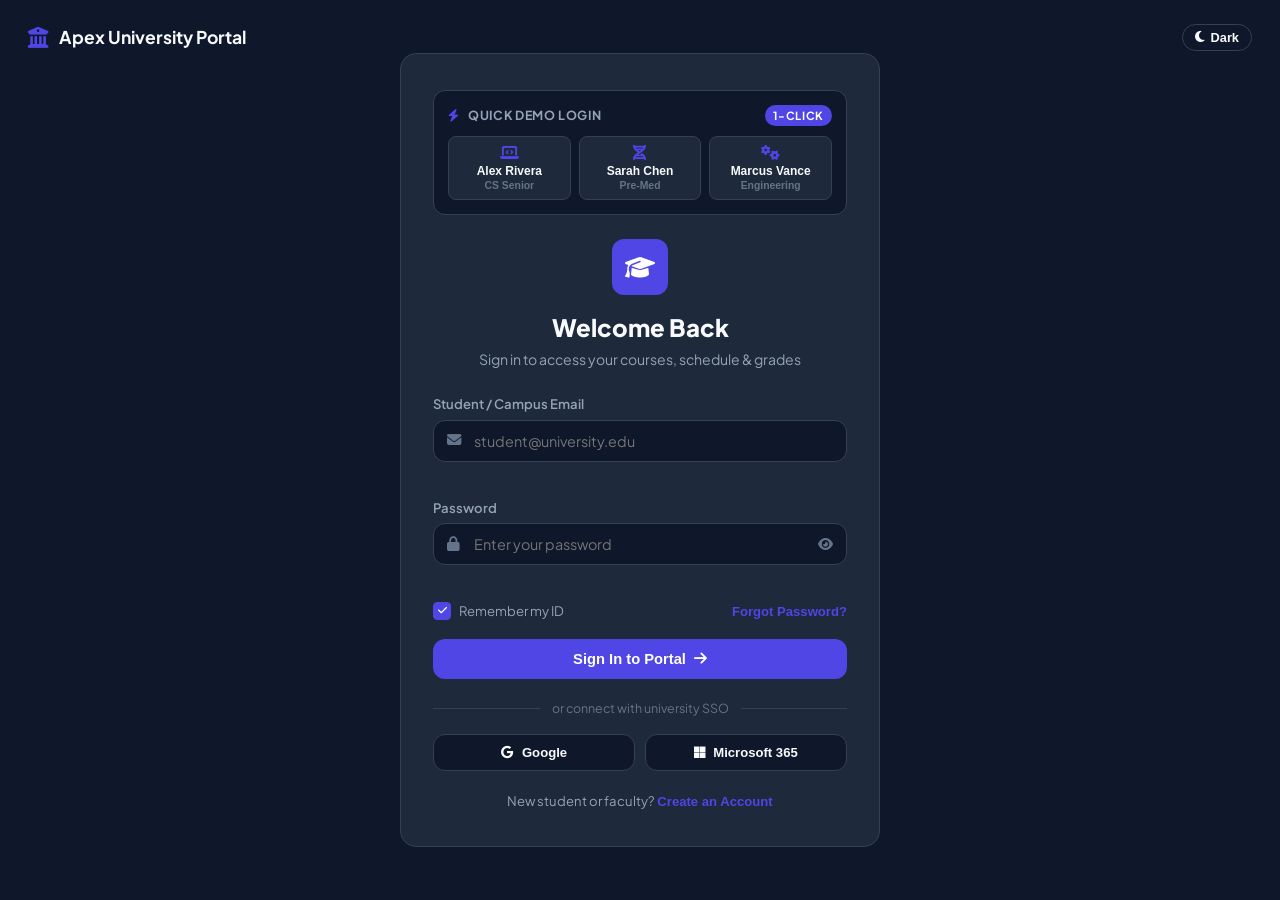
<file: index.html>
<!DOCTYPE html>
<html lang="en" data-theme="dark">
<head>
    <meta charset="UTF-8">
    <meta name="viewport" content="width=device-width, initial-scale=1.0">
    <meta name="description" content="Student Academic Portal - Secure Student Authentication & Campus Management System">
    <title>Student Academic Portal | Secure Sign In</title>
    <link rel="stylesheet" href="style.css">
    <link rel="stylesheet" href="https://cdnjs.cloudflare.com/ajax/libs/font-awesome/6.5.1/css/all.min.css">
</head>
<body>
    <div class="auth-page">
        <!-- Top Nav Controls -->
        <div class="auth-brand-badge">
            <i class="fas fa-university"></i>
            <span>Apex University Portal</span>
        </div>

        <div class="auth-topbar">
            <button class="theme-switch-btn" id="themeToggleBtn" aria-label="Toggle dark/light theme">
                <i class="fas fa-moon"></i>
                <span id="themeToggleLabel">Dark</span>
            </button>
        </div>

        <div class="auth-card-wrapper">
            <div class="auth-card">
                <!-- Demo Accounts 1-Click Switcher -->
                <div class="demo-accounts-box">
                    <div class="demo-title">
                        <span><i class="fas fa-bolt" style="color: var(--primary); margin-right: 6px;"></i> Quick Demo Login</span>
                        <span class="badge">1-Click</span>
                    </div>
                    <div class="demo-pills">
                        <button type="button" class="demo-pill-btn" onclick="quickLoginDemo('alex')">
                            <i class="fas fa-laptop-code"></i>
                            <span>Alex Rivera</span>
                            <small>CS Senior</small>
                        </button>
                        <button type="button" class="demo-pill-btn" onclick="quickLoginDemo('sarah')">
                            <i class="fas fa-dna"></i>
                            <span>Sarah Chen</span>
                            <small>Pre-Med</small>
                        </button>
                        <button type="button" class="demo-pill-btn" onclick="quickLoginDemo('marcus')">
                            <i class="fas fa-gears"></i>
                            <span>Marcus Vance</span>
                            <small>Engineering</small>
                        </button>
                    </div>
                </div>

                <!-- 1. LOGIN FORM -->
                <div class="form-view active" id="loginFormView">
                    <div class="auth-header">
                        <div class="auth-icon-bubble">
                            <i class="fas fa-graduation-cap"></i>
                        </div>
                        <h1>Welcome Back</h1>
                        <p>Sign in to access your courses, schedule & grades</p>
                    </div>

                    <form id="loginForm" novalidate>
                        <div class="form-group">
                            <label class="form-label" for="loginEmail">Student / Campus Email</label>
                            <div class="input-container">
                                <i class="fas fa-envelope input-icon"></i>
                                <input type="email" id="loginEmail" class="form-input" placeholder="student@university.edu" required autocomplete="email">
                            </div>
                            <span class="input-error-text" id="loginEmailError"></span>
                        </div>

                        <div class="form-group">
                            <label class="form-label" for="loginPassword">Password</label>
                            <div class="input-container">
                                <i class="fas fa-lock input-icon"></i>
                                <input type="password" id="loginPassword" class="form-input" placeholder="Enter your password" required autocomplete="current-password">
                                <button type="button" class="toggle-pwd-btn" data-target="loginPassword" aria-label="Toggle password visibility">
                                    <i class="fas fa-eye"></i>
                                </button>
                            </div>
                            <span class="input-error-text" id="loginPasswordError"></span>
                        </div>

                        <div class="form-extra-row">
                            <label class="custom-checkbox">
                                <input type="checkbox" id="rememberMe" checked>
                                <span class="checkbox-box"><i class="fas fa-check"></i></span>
                                <span>Remember my ID</span>
                            </label>
                            <button type="button" class="link-btn" onclick="switchAuthView('forgot')">Forgot Password?</button>
                        </div>

                        <button type="submit" class="btn-submit" id="loginSubmitBtn">
                            <span>Sign In to Portal</span>
                            <i class="fas fa-arrow-right"></i>
                        </button>
                    </form>

                    <div class="auth-divider">
                        <span>or connect with university SSO</span>
                    </div>

                    <div class="social-auth-grid">
                        <button type="button" class="btn-social-auth" onclick="handleSSOLogin('Google Workspace')">
                            <i class="fab fa-google"></i>
                            Google
                        </button>
                        <button type="button" class="btn-social-auth" onclick="handleSSOLogin('Microsoft 365')">
                            <i class="fab fa-microsoft"></i>
                            Microsoft 365
                        </button>
                    </div>

                    <div class="auth-footer-text">
                        New student or faculty? 
                        <button type="button" class="link-btn" onclick="switchAuthView('signup')">Create an Account</button>
                    </div>
                </div>

                <!-- 2. REGISTRATION FORM -->
                <div class="form-view" id="signupFormView">
                    <div class="auth-header">
                        <div class="auth-icon-bubble">
                            <i class="fas fa-user-plus"></i>
                        </div>
                        <h1>Student Registration</h1>
                        <p>Join the university academic network</p>
                    </div>

                    <form id="signupForm" novalidate>
                        <div class="form-row">
                            <div class="form-group">
                                <label class="form-label" for="regFirstName">First Name</label>
                                <div class="input-container">
                                    <i class="fas fa-user input-icon"></i>
                                    <input type="text" id="regFirstName" class="form-input" placeholder="Jane" required>
                                </div>
                                <span class="input-error-text" id="regFirstNameError"></span>
                            </div>
                            <div class="form-group">
                                <label class="form-label" for="regLastName">Last Name</label>
                                <div class="input-container">
                                    <i class="fas fa-user input-icon"></i>
                                    <input type="text" id="regLastName" class="form-input" placeholder="Doe" required>
                                </div>
                                <span class="input-error-text" id="regLastNameError"></span>
                            </div>
                        </div>

                        <div class="form-row">
                            <div class="form-group">
                                <label class="form-label" for="regStudentId">Student ID</label>
                                <div class="input-container">
                                    <i class="fas fa-id-card input-icon"></i>
                                    <input type="text" id="regStudentId" class="form-input" placeholder="STU-2026-89102" required>
                                </div>
                                <span class="input-error-text" id="regStudentIdError"></span>
                            </div>
                            <div class="form-group">
                                <label class="form-label" for="regMajor">Academic Major</label>
                                <div class="input-container">
                                    <i class="fas fa-book-open input-icon"></i>
                                    <input type="text" id="regMajor" class="form-input" placeholder="Computer Science" required>
                                </div>
                                <span class="input-error-text" id="regMajorError"></span>
                            </div>
                        </div>

                        <div class="form-group">
                            <label class="form-label" for="regEmail">University Email</label>
                            <div class="input-container">
                                <i class="fas fa-envelope input-icon"></i>
                                <input type="email" id="regEmail" class="form-input" placeholder="j.doe@university.edu" required>
                            </div>
                            <span class="input-error-text" id="regEmailError"></span>
                        </div>

                        <div class="form-group">
                            <label class="form-label" for="regPassword">Create Password</label>
                            <div class="input-container">
                                <i class="fas fa-lock input-icon"></i>
                                <input type="password" id="regPassword" class="form-input" placeholder="At least 8 characters" required>
                                <button type="button" class="toggle-pwd-btn" data-target="regPassword" aria-label="Toggle password visibility">
                                    <i class="fas fa-eye"></i>
                                </button>
                            </div>
                            <div class="strength-meter-bar">
                                <div class="strength-meter-fill" id="pwdStrengthFill"></div>
                            </div>
                            <div class="pwd-criteria-list">
                                <div class="criteria-item" id="crit-len"><i class="fas fa-circle-check"></i> 8+ Characters</div>
                                <div class="criteria-item" id="crit-upper"><i class="fas fa-circle-check"></i> Uppercase Letter</div>
                                <div class="criteria-item" id="crit-num"><i class="fas fa-circle-check"></i> Number (0-9)</div>
                                <div class="criteria-item" id="crit-sym"><i class="fas fa-circle-check"></i> Symbol (!@#$)</div>
                            </div>
                            <span class="input-error-text" id="regPasswordError"></span>
                        </div>

                        <div class="form-group">
                            <label class="form-label" for="regConfirmPassword">Confirm Password</label>
                            <div class="input-container">
                                <i class="fas fa-lock input-icon"></i>
                                <input type="password" id="regConfirmPassword" class="form-input" placeholder="Re-enter password" required>
                                <button type="button" class="toggle-pwd-btn" data-target="regConfirmPassword" aria-label="Toggle password visibility">
                                    <i class="fas fa-eye"></i>
                                </button>
                            </div>
                            <span class="input-error-text" id="regConfirmPasswordError"></span>
                        </div>

                        <div class="form-group">
                            <label class="custom-checkbox">
                                <input type="checkbox" id="regTerms" required>
                                <span class="checkbox-box"><i class="fas fa-check"></i></span>
                                <span>I agree to the University Honor Code & Privacy Policies</span>
                            </label>
                            <span class="input-error-text" id="regTermsError"></span>
                        </div>

                        <button type="submit" class="btn-submit" id="signupSubmitBtn">
                            <span>Register Student Account</span>
                            <i class="fas fa-user-check"></i>
                        </button>
                    </form>

                    <div class="auth-footer-text">
                        Already have an account? 
                        <button type="button" class="link-btn" onclick="switchAuthView('login')">Sign In</button>
                    </div>
                </div>

                <!-- 3. FORGOT PASSWORD FORM -->
                <div class="form-view" id="forgotFormView">
                    <div class="auth-header">
                        <div class="auth-icon-bubble">
                            <i class="fas fa-key"></i>
                        </div>
                        <h1>Password Recovery</h1>
                        <p>Enter your student email and we'll send a secure reset link</p>
                    </div>

                    <form id="forgotForm" novalidate>
                        <div class="form-group">
                            <label class="form-label" for="forgotEmail">Student Email Address</label>
                            <div class="input-container">
                                <i class="fas fa-envelope input-icon"></i>
                                <input type="email" id="forgotEmail" class="form-input" placeholder="student@university.edu" required>
                            </div>
                            <span class="input-error-text" id="forgotEmailError"></span>
                        </div>

                        <button type="submit" class="btn-submit" id="forgotSubmitBtn">
                            <span>Send Recovery Link</span>
                            <i class="fas fa-paper-plane"></i>
                        </button>
                    </form>

                    <div class="auth-footer-text">
                        Remember your password? 
                        <button type="button" class="link-btn" onclick="switchAuthView('login')">Back to Sign In</button>
                    </div>
                </div>

                <!-- 4. TWO-FACTOR AUTHENTICATION FORM -->
                <div class="form-view" id="twoFactorFormView">
                    <div class="auth-header">
                        <div class="auth-icon-bubble">
                            <i class="fas fa-shield-halved"></i>
                        </div>
                        <h1>Security Verification</h1>
                        <p>Enter the 6-digit verification code sent to your registered device</p>
                    </div>

                    <form id="twoFactorForm" novalidate>
                        <div class="pin-input-group" id="pinInputGroup">
                            <input type="text" maxlength="1" class="pin-digit" inputmode="numeric" pattern="[0-9]*" autofocus>
                            <input type="text" maxlength="1" class="pin-digit" inputmode="numeric" pattern="[0-9]*">
                            <input type="text" maxlength="1" class="pin-digit" inputmode="numeric" pattern="[0-9]*">
                            <input type="text" maxlength="1" class="pin-digit" inputmode="numeric" pattern="[0-9]*">
                            <input type="text" maxlength="1" class="pin-digit" inputmode="numeric" pattern="[0-9]*">
                            <input type="text" maxlength="1" class="pin-digit" inputmode="numeric" pattern="[0-9]*">
                        </div>
                        <span class="input-error-text" id="twoFactorError" style="text-align: center;"></span>

                        <div style="text-align: center; margin-bottom: 20px; font-size: 0.82rem; color: var(--text-dim);">
                            Didn't receive code? <button type="button" class="link-btn" id="resendCodeBtn" onclick="resend2FACode()">Resend Code</button>
                        </div>

                        <button type="submit" class="btn-submit" id="twoFactorSubmitBtn">
                            <span>Verify & Launch Portal</span>
                            <i class="fas fa-arrow-right"></i>
                        </button>
                    </form>

                    <div class="auth-footer-text">
                        <button type="button" class="link-btn" onclick="switchAuthView('login')"><i class="fas fa-arrow-left"></i> Cancel & Return to Login</button>
                    </div>
                </div>
            </div>
        </div>
    </div>

    <!-- Toast Notification Container -->
    <div class="toast-container" id="toastContainer" aria-live="polite"></div>

    <script src="script.js"></script>
</body>
</html>
</file>
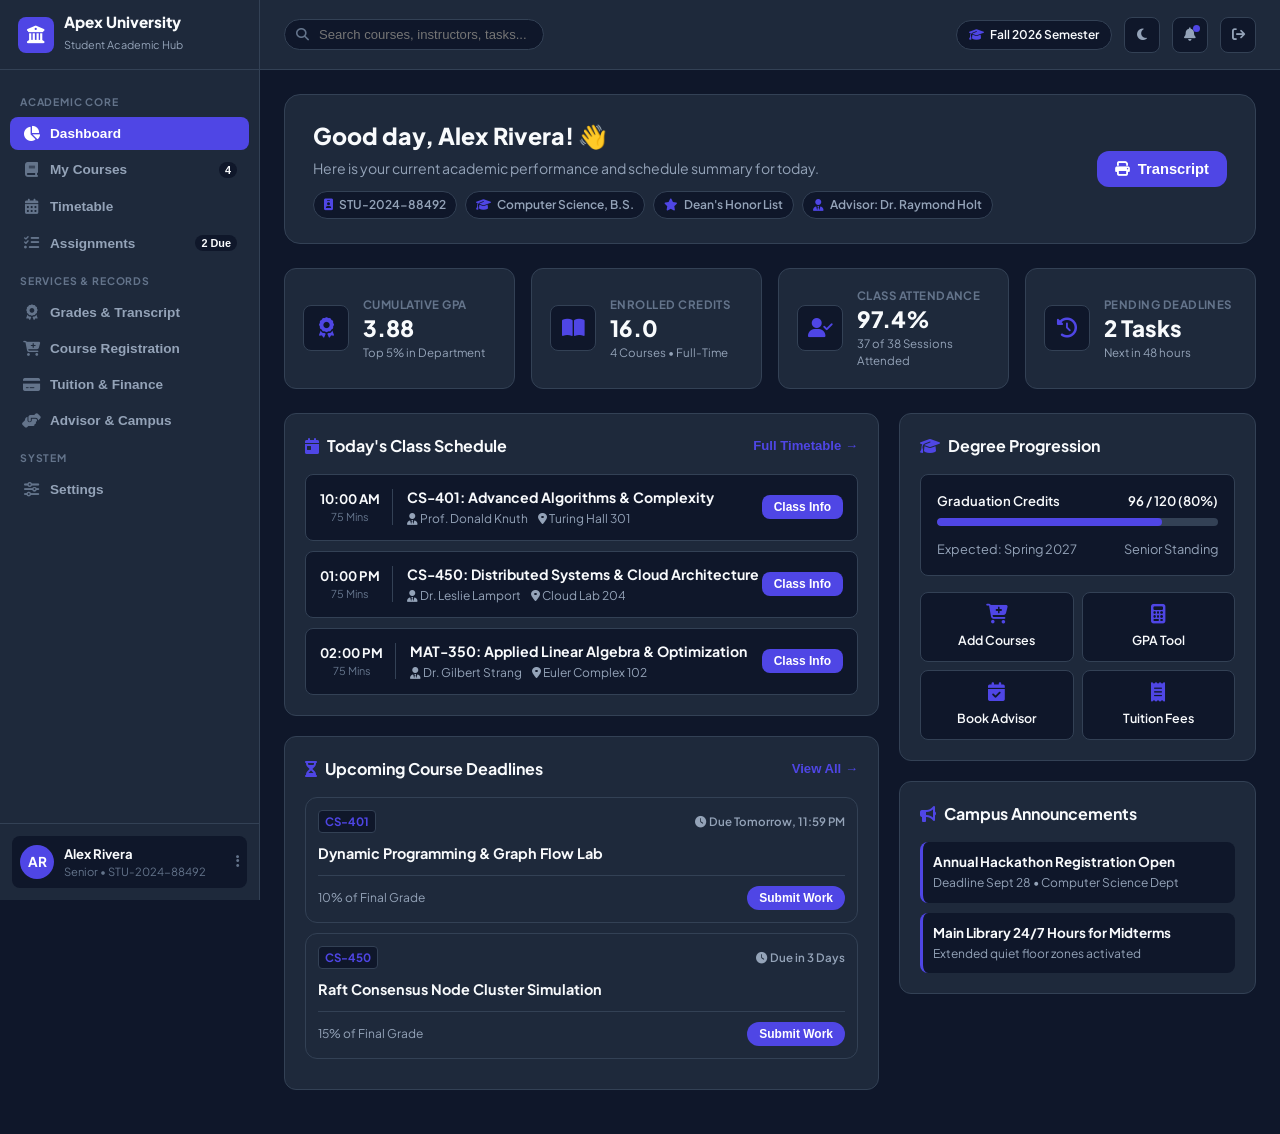
<file: dashboard.html>
<!DOCTYPE html>
<html lang="en" data-theme="dark">
<head>
    <meta charset="UTF-8">
    <meta name="viewport" content="width=device-width, initial-scale=1.0">
    <meta name="description" content="Student Academic Portal Dashboard - Courses, Timetable, Grades, and Campus Services">
    <title>Student Academic Portal | Dashboard</title>
    <link rel="stylesheet" href="style.css">
    <link rel="stylesheet" href="https://cdnjs.cloudflare.com/ajax/libs/font-awesome/6.5.1/css/all.min.css">
</head>
<body>
    <div class="portal-app">
        <!-- SIDEBAR NAVIGATION -->
        <aside class="portal-sidebar" id="portalSidebar">
            <div class="sidebar-header">
                <a href="#overview" class="brand-logo" onclick="switchPortalTab('overview')">
                    <div class="brand-icon">
                        <i class="fas fa-university"></i>
                    </div>
                    <div class="brand-text">
                        <h2>Apex University</h2>
                        <span>Student Academic Hub</span>
                    </div>
                </a>
                <button type="button" class="sidebar-close-btn" id="sidebarCloseBtn" aria-label="Close menu">
                    <i class="fas fa-times"></i>
                </button>
            </div>

            <nav class="sidebar-menu" aria-label="Portal Navigation">
                <div class="menu-section-label">Academic Core</div>
                <button type="button" class="nav-item-btn active" data-tab="overview" onclick="switchPortalTab('overview')">
                    <div class="nav-item-left">
                        <i class="fas fa-chart-pie"></i>
                        <span>Dashboard</span>
                    </div>
                </button>
                <button type="button" class="nav-item-btn" data-tab="courses" onclick="switchPortalTab('courses')">
                    <div class="nav-item-left">
                        <i class="fas fa-book"></i>
                        <span>My Courses</span>
                    </div>
                    <span class="nav-badge" id="sidebarCourseCount">4</span>
                </button>
                <button type="button" class="nav-item-btn" data-tab="schedule" onclick="switchPortalTab('schedule')">
                    <div class="nav-item-left">
                        <i class="fas fa-calendar-days"></i>
                        <span>Timetable</span>
                    </div>
                </button>
                <button type="button" class="nav-item-btn" data-tab="assignments" onclick="switchPortalTab('assignments')">
                    <div class="nav-item-left">
                        <i class="fas fa-list-check"></i>
                        <span>Assignments</span>
                    </div>
                    <span class="nav-badge" id="sidebarAssignmentBadge">2 Due</span>
                </button>

                <div class="menu-section-label">Services & Records</div>
                <button type="button" class="nav-item-btn" data-tab="grades" onclick="switchPortalTab('grades')">
                    <div class="nav-item-left">
                        <i class="fas fa-award"></i>
                        <span>Grades & Transcript</span>
                    </div>
                </button>
                <button type="button" class="nav-item-btn" data-tab="catalog" onclick="switchPortalTab('catalog')">
                    <div class="nav-item-left">
                        <i class="fas fa-cart-plus"></i>
                        <span>Course Registration</span>
                    </div>
                </button>
                <button type="button" class="nav-item-btn" data-tab="finance" onclick="switchPortalTab('finance')">
                    <div class="nav-item-left">
                        <i class="fas fa-credit-card"></i>
                        <span>Tuition & Finance</span>
                    </div>
                </button>
                <button type="button" class="nav-item-btn" data-tab="campus" onclick="switchPortalTab('campus')">
                    <div class="nav-item-left">
                        <i class="fas fa-handshake-angle"></i>
                        <span>Advisor & Campus</span>
                    </div>
                </button>

                <div class="menu-section-label">System</div>
                <button type="button" class="nav-item-btn" data-tab="settings" onclick="switchPortalTab('settings')">
                    <div class="nav-item-left">
                        <i class="fas fa-sliders"></i>
                        <span>Settings</span>
                    </div>
                </button>
            </nav>

            <!-- Bottom User Profile Pill -->
            <div class="sidebar-footer">
                <div class="user-mini-card" onclick="switchPortalTab('settings')" title="View profile & settings">
                    <div class="user-avatar-circle" id="sidebarUserInitials">AR</div>
                    <div class="user-mini-details">
                        <div class="user-mini-name" id="sidebarUserName">Alex Rivera</div>
                        <div class="user-mini-role" id="sidebarUserMajor">CS Senior &bull; STU-2024-88492</div>
                    </div>
                    <i class="fas fa-ellipsis-vertical" style="color: var(--text-dim); font-size: 0.85rem;"></i>
                </div>
            </div>
        </aside>

        <!-- MAIN CONTENT VIEWPORT -->
        <div class="portal-main">
            <!-- TOP APP BAR -->
            <header class="portal-header">
                <div class="header-left">
                    <button type="button" class="mobile-menu-trigger" id="mobileMenuBtn" aria-label="Open navigation">
                        <i class="fas fa-bars"></i>
                    </button>
                    <div class="search-bar-wrap">
                        <i class="fas fa-magnifying-glass"></i>
                        <input type="text" id="globalPortalSearch" placeholder="Search courses, instructors, tasks..." oninput="handleGlobalSearch(this.value)">
                    </div>
                </div>

                <div class="header-right">
                    <div class="semester-tag">
                        <i class="fas fa-graduation-cap" style="color: var(--primary);"></i>
                        <span>Fall 2026 Semester</span>
                    </div>

                    <!-- Theme Switcher -->
                    <button type="button" class="icon-action-btn" id="headerThemeToggle" title="Toggle Light/Dark Theme">
                        <i class="fas fa-moon" id="headerThemeIcon"></i>
                    </button>

                    <!-- Notifications Dropdown Trigger -->
                    <button type="button" class="icon-action-btn" id="notificationsBtn" onclick="toggleNotificationDrawer()" title="View Notifications">
                        <i class="fas fa-bell"></i>
                        <span class="icon-indicator-dot"></span>
                    </button>

                    <!-- Quick Sign Out -->
                    <button type="button" class="icon-action-btn" onclick="logoutStudent()" title="Sign Out">
                        <i class="fas fa-arrow-right-from-bracket"></i>
                    </button>
                </div>
            </header>

            <!-- NOTIFICATIONS POPOVER MODAL / DRAWER -->
            <div class="portal-modal-overlay" id="notificationsModal">
                <div class="portal-modal-box" style="max-width: 440px;">
                    <div class="portal-modal-header">
                        <h3><i class="fas fa-bell" style="color: var(--primary); margin-right: 8px;"></i> Campus Notifications</h3>
                        <button type="button" class="portal-modal-close" onclick="toggleNotificationDrawer()"><i class="fas fa-times"></i></button>
                    </div>
                    <div class="portal-modal-body" id="notificationsListContainer">
                        <!-- Populated via portal.js -->
                    </div>
                    <div class="portal-modal-footer">
                        <button type="button" class="btn-social-auth" style="width: 100%;" onclick="markAllNotificationsRead()">Mark All as Read</button>
                    </div>
                </div>
            </div>

            <!-- TAB CONTENT CONTAINER -->
            <main class="portal-content-body">
                
                <!-- ========================================== -->
                <!-- 1. DASHBOARD OVERVIEW TAB -->
                <!-- ========================================== -->
                <div class="tab-view-container active" id="tab-overview">
                    <!-- Welcome Hero Banner -->
                    <div class="welcome-hero-card">
                        <div class="welcome-left">
                            <h2>Good day, <span id="heroStudentName">Alex Rivera</span>! 👋</h2>
                            <p>Here is your current academic performance and schedule summary for today.</p>
                            <div class="welcome-meta-pills">
                                <div class="meta-pill"><i class="fas fa-id-badge"></i> <span id="heroStudentId">STU-2024-88492</span></div>
                                <div class="meta-pill"><i class="fas fa-graduation-cap"></i> <span id="heroMajor">Computer Science, B.S.</span></div>
                                <div class="meta-pill"><i class="fas fa-star"></i> Dean's Honor List</div>
                                <div class="meta-pill"><i class="fas fa-user-tie"></i> Advisor: Dr. Raymond Holt</div>
                            </div>
                        </div>
                        <div class="welcome-right">
                            <button type="button" class="btn-submit" style="padding: 10px 18px;" onclick="openPrintTranscriptModal()">
                                <i class="fas fa-print"></i> Transcript
                            </button>
                        </div>
                    </div>

                    <!-- 4 Stat Metric Cards -->
                    <div class="stats-grid-4">
                        <div class="stat-widget-card">
                            <div class="stat-icon-wrapper">
                                <i class="fas fa-award"></i>
                            </div>
                            <div class="stat-content">
                                <div class="stat-label">Cumulative GPA</div>
                                <div class="stat-value" id="statGpa">3.88</div>
                                <div class="stat-sub">Top 5% in Department</div>
                            </div>
                        </div>

                        <div class="stat-widget-card">
                            <div class="stat-icon-wrapper">
                                <i class="fas fa-book-open"></i>
                            </div>
                            <div class="stat-content">
                                <div class="stat-label">Enrolled Credits</div>
                                <div class="stat-value" id="statCredits">16.0</div>
                                <div class="stat-sub">4 Courses &bull; Full-Time</div>
                            </div>
                        </div>

                        <div class="stat-widget-card">
                            <div class="stat-icon-wrapper">
                                <i class="fas fa-user-check"></i>
                            </div>
                            <div class="stat-content">
                                <div class="stat-label">Class Attendance</div>
                                <div class="stat-value">97.4%</div>
                                <div class="stat-sub">37 of 38 Sessions Attended</div>
                            </div>
                        </div>

                        <div class="stat-widget-card">
                            <div class="stat-icon-wrapper">
                                <i class="fas fa-clock-rotate-left"></i>
                            </div>
                            <div class="stat-content">
                                <div class="stat-label">Pending Deadlines</div>
                                <div class="stat-value" id="statDeadlines">2 Tasks</div>
                                <div class="stat-sub">Next in 48 hours</div>
                            </div>
                        </div>
                    </div>

                    <!-- Two Column Dashboard Layout -->
                    <div class="dash-layout-grid">
                        <!-- Left Column: Classes & Urgent Assignments -->
                        <div class="dash-col-main">
                            <!-- Today's Schedule Card -->
                            <div class="dash-card">
                                <div class="dash-card-header">
                                    <div class="dash-card-title">
                                        <i class="fas fa-calendar-day"></i>
                                        <span>Today's Class Schedule</span>
                                    </div>
                                    <button type="button" class="link-btn" onclick="switchPortalTab('schedule')">Full Timetable &rarr;</button>
                                </div>
                                <div class="class-timeline" id="overviewTodayClasses">
                                    <!-- Populated via JS -->
                                </div>
                            </div>

                            <!-- Urgent Deadlines Card -->
                            <div class="dash-card">
                                <div class="dash-card-header">
                                    <div class="dash-card-title">
                                        <i class="fas fa-hourglass-half"></i>
                                        <span>Upcoming Course Deadlines</span>
                                    </div>
                                    <button type="button" class="link-btn" onclick="switchPortalTab('assignments')">View All &rarr;</button>
                                </div>
                                <div id="overviewUpcomingAssignments">
                                    <!-- Populated via JS -->
                                </div>
                            </div>
                        </div>

                        <!-- Right Column: Degree Progress & Quick Actions -->
                        <div class="dash-col-side">
                            <!-- Degree Progress Meter -->
                            <div class="dash-card">
                                <div class="dash-card-header">
                                    <div class="dash-card-title">
                                        <i class="fas fa-graduation-cap"></i>
                                        <span>Degree Progression</span>
                                    </div>
                                </div>
                                <div class="degree-progress-box">
                                    <div class="progress-header-row">
                                        <span>Graduation Credits</span>
                                        <span id="overviewDegreeCredits">96 / 120 (80%)</span>
                                    </div>
                                    <div class="progress-track-bar">
                                        <div class="progress-fill-bar" id="overviewDegreeBar" style="width: 80%;"></div>
                                    </div>
                                    <div style="margin-top: 14px; font-size: 0.8rem; color: var(--text-muted); display: flex; justify-content: space-between;">
                                        <span>Expected: Spring 2027</span>
                                        <span>Senior Standing</span>
                                    </div>
                                </div>

                                <div class="quick-actions-grid">
                                    <div class="quick-action-card" onclick="switchPortalTab('catalog')">
                                        <i class="fas fa-cart-plus"></i>
                                        <span>Add Courses</span>
                                    </div>
                                    <div class="quick-action-card" onclick="switchPortalTab('grades')">
                                        <i class="fas fa-calculator"></i>
                                        <span>GPA Tool</span>
                                    </div>
                                    <div class="quick-action-card" onclick="openAdvisorModal()">
                                        <i class="fas fa-calendar-check"></i>
                                        <span>Book Advisor</span>
                                    </div>
                                    <div class="quick-action-card" onclick="switchPortalTab('finance')">
                                        <i class="fas fa-receipt"></i>
                                        <span>Tuition Fees</span>
                                    </div>
                                </div>
                            </div>

                            <!-- Campus News & Alerts -->
                            <div class="dash-card">
                                <div class="dash-card-header">
                                    <div class="dash-card-title">
                                        <i class="fas fa-bullhorn"></i>
                                        <span>Campus Announcements</span>
                                    </div>
                                </div>
                                <div style="display: flex; flex-direction: column; gap: 10px; font-size: 0.84rem;">
                                    <div style="padding: 10px; background: var(--bg-input); border-radius: var(--radius-sm); border-left: 3px solid var(--primary);">
                                        <strong style="color: var(--text-main); display: block;">Annual Hackathon Registration Open</strong>
                                        <span style="color: var(--text-muted); font-size: 0.75rem;">Deadline Sept 28 &bull; Computer Science Dept</span>
                                    </div>
                                    <div style="padding: 10px; background: var(--bg-input); border-radius: var(--radius-sm); border-left: 3px solid var(--primary);">
                                        <strong style="color: var(--text-main); display: block;">Main Library 24/7 Hours for Midterms</strong>
                                        <span style="color: var(--text-muted); font-size: 0.75rem;">Extended quiet floor zones activated</span>
                                    </div>
                                </div>
                            </div>
                        </div>
                    </div>
                </div>

                <!-- ========================================== -->
                <!-- 2. MY COURSES TAB -->
                <!-- ========================================== -->
                <div class="tab-view-container" id="tab-courses">
                    <div class="courses-header-bar">
                        <div>
                            <h2>Enrolled Academic Courses</h2>
                            <p style="color: var(--text-muted); font-size: 0.88rem;">Fall 2026 &bull; 4 Active Courses &bull; 16 Credit Hours</p>
                        </div>
                        <button type="button" class="btn-submit" style="width: auto;" onclick="switchPortalTab('catalog')">
                            <i class="fas fa-plus"></i> Register New Course
                        </button>
                    </div>

                    <div class="courses-grid" id="myCoursesGrid">
                        <!-- Populated via portal.js -->
                    </div>
                </div>

                <!-- ========================================== -->
                <!-- 3. TIMETABLE & SCHEDULE TAB -->
                <!-- ========================================== -->
                <div class="tab-view-container" id="tab-schedule">
                    <div class="schedule-header">
                        <div>
                            <h2>Weekly Timetable & Lecture Schedule</h2>
                            <p style="color: var(--text-muted); font-size: 0.88rem;">View enrolled lectures and lab sections</p>
                        </div>
                        <div style="display: flex; gap: 10px;">
                            <button type="button" class="btn-social-auth" onclick="downloadCalendarICS()">
                                <i class="fas fa-file-arrow-down"></i> Export to iCal
                            </button>
                            <button type="button" class="btn-submit" style="width: auto;" onclick="window.print()">
                                <i class="fas fa-print"></i> Print Schedule
                            </button>
                        </div>
                    </div>

                    <div class="timetable-grid-container">
                        <table class="timetable-table" id="timetableMatrix">
                            <thead>
                                <tr>
                                    <th>Time Slot</th>
                                    <th>Monday</th>
                                    <th>Tuesday</th>
                                    <th>Wednesday</th>
                                    <th>Thursday</th>
                                    <th>Friday</th>
                                </tr>
                            </thead>
                            <tbody id="timetableBody">
                                <!-- Populated dynamically -->
                            </tbody>
                        </table>
                    </div>
                </div>

                <!-- ========================================== -->
                <!-- 4. ASSIGNMENTS & EXAMS TAB -->
                <!-- ========================================== -->
                <div class="tab-view-container" id="tab-assignments">
                    <div class="filter-bar-row">
                        <div>
                            <h2>Coursework & Exam Tracker</h2>
                            <p style="color: var(--text-muted); font-size: 0.88rem;">Manage homework submissions, projects, and upcoming midterm dates</p>
                        </div>

                        <div class="filter-tabs-pills">
                            <button type="button" class="filter-pill-btn active" onclick="filterAssignments('all', this)">All Tasks</button>
                            <button type="button" class="filter-pill-btn" onclick="filterAssignments('pending', this)">Pending</button>
                            <button type="button" class="filter-pill-btn" onclick="filterAssignments('submitted', this)">Submitted</button>
                            <button type="button" class="filter-pill-btn" onclick="filterAssignments('graded', this)">Graded</button>
                        </div>
                    </div>

                    <div class="assignments-grid" id="assignmentsGridContainer">
                        <!-- Populated via JS -->
                    </div>
                </div>

                <!-- ========================================== -->
                <!-- 5. GRADES, TRANSCRIPT & GPA SIMULATOR -->
                <!-- ========================================== -->
                <div class="tab-view-container" id="tab-grades">
                    <div class="courses-header-bar">
                        <div>
                            <h2>Academic Transcript & Grades</h2>
                            <p style="color: var(--text-muted); font-size: 0.88rem;">Official grade report, honors standing, and interactive GPA simulator</p>
                        </div>
                        <button type="button" class="btn-submit" style="width: auto;" onclick="openPrintTranscriptModal()">
                            <i class="fas fa-file-pdf"></i> Download Official Transcript
                        </button>
                    </div>

                    <div class="grades-summary-banner">
                        <div class="grades-summary-card">
                            <div style="font-size: 0.75rem; text-transform: uppercase; color: var(--text-dim); font-weight: 700;">Cumulative GPA</div>
                            <div class="big-gpa" id="gradesCumulativeGpa">3.88</div>
                            <div style="font-size: 0.75rem; color: var(--text-muted); font-weight: 600;">Summa Cum Laude Track</div>
                        </div>
                        <div class="grades-summary-card">
                            <div style="font-size: 0.75rem; text-transform: uppercase; color: var(--text-dim); font-weight: 700;">Major GPA</div>
                            <div class="big-gpa" id="gradesMajorGpa">3.92</div>
                            <div style="font-size: 0.75rem; color: var(--text-muted);">In Computer Science Core</div>
                        </div>
                        <div class="grades-summary-card">
                            <div style="font-size: 0.75rem; text-transform: uppercase; color: var(--text-dim); font-weight: 700;">Completed Credits</div>
                            <div class="big-gpa" id="gradesCompletedCredits">96.0</div>
                            <div style="font-size: 0.75rem; color: var(--text-muted);">Out of 120 Required</div>
                        </div>
                    </div>

                    <!-- Current Semester Grade Table -->
                    <div class="portal-table-card">
                        <div style="padding: 14px 18px; background-color: var(--bg-input); border-bottom: 1px solid var(--border-color); font-weight: 700;">
                            Current Term Grade Performance (Fall 2026)
                        </div>
                        <table class="portal-table">
                            <thead>
                                <tr>
                                    <th>Course Code</th>
                                    <th>Course Name</th>
                                    <th>Credits</th>
                                    <th>Score</th>
                                    <th>Current Grade</th>
                                    <th>Honor Points</th>
                                </tr>
                            </thead>
                            <tbody id="gradesTableBody">
                                <!-- Populated dynamically -->
                            </tbody>
                        </table>
                    </div>

                    <!-- Interactive GPA Target Simulator -->
                    <div class="simulator-box">
                        <div class="simulator-header">
                            <h3 style="font-size: 1.15rem; font-weight: 800; color: var(--text-main);">
                                <i class="fas fa-wand-magic-sparkles" style="color: var(--primary); margin-right: 8px;"></i>
                                Interactive "What-If" GPA Target Calculator
                            </h3>
                            <p style="font-size: 0.82rem; color: var(--text-muted); margin-top: 4px;">
                                Adjust hypothetical final grades below to immediately see your projected semester and cumulative GPA.
                            </p>
                        </div>

                        <div id="gpaSimulatorInputs">
                            <!-- Dynamic course inputs -->
                        </div>

                        <div class="sim-result-badge">
                            <div>
                                <span style="font-size: 0.8rem; opacity: 0.9; display: block;">Simulated Cumulative GPA</span>
                                <span style="font-size: 1.6rem; font-weight: 800;" id="simulatedGpaValue">3.88</span>
                            </div>
                            <button type="button" class="btn-social-auth" style="background-color: var(--bg-surface); border-color: var(--border-color); color: var(--text-main);" onclick="resetGpaSimulator()">
                                <i class="fas fa-rotate-left"></i> Reset to Actual
                            </button>
                        </div>
                    </div>
                </div>

                <!-- ========================================== -->
                <!-- 6. COURSE REGISTRATION / CATALOG TAB -->
                <!-- ========================================== -->
                <div class="tab-view-container" id="tab-catalog">
                    <div class="courses-header-bar">
                        <div>
                            <h2>Course Enrollment & Catalog</h2>
                            <p style="color: var(--text-muted); font-size: 0.88rem;">Browse university course offerings for the upcoming term and enroll instantly</p>
                        </div>
                    </div>

                    <div class="credit-limit-banner">
                        <div>
                            <strong style="color: var(--text-main); font-size: 0.95rem;">Enrollment Credit Load: <span id="catalogEnrolledCredits">16</span> / 18 Max Credits</strong>
                            <div style="font-size: 0.78rem; color: var(--text-muted); margin-top: 4px;">Maximum allowed without Dean's permission: 18.0 credits</div>
                        </div>
                        <div class="meta-pill" style="color: var(--primary); font-weight: 700;">
                            Registration Active
                        </div>
                    </div>

                    <!-- Search & Filter Controls -->
                    <div class="catalog-search-row">
                        <div class="input-container" style="flex: 1; min-width: 250px;">
                            <i class="fas fa-search input-icon"></i>
                            <input type="text" id="catalogSearchInput" class="form-input" placeholder="Search by course name, code, or professor..." oninput="filterCourseCatalog()">
                        </div>
                        <select id="catalogDeptFilter" class="form-input" style="width: 200px;" onchange="filterCourseCatalog()">
                            <option value="all">All Departments</option>
                            <option value="CS">Computer Science</option>
                            <option value="MAT">Mathematics</option>
                            <option value="PHY">Physics</option>
                            <option value="ENG">Engineering</option>
                            <option value="BIO">Biology & Pre-Med</option>
                        </select>
                    </div>

                    <div class="catalog-grid" id="courseCatalogGrid">
                        <!-- Populated via JS -->
                    </div>
                </div>

                <!-- ========================================== -->
                <!-- 7. TUITION & FINANCIALS TAB -->
                <!-- ========================================== -->
                <div class="tab-view-container" id="tab-finance">
                    <div class="courses-header-bar">
                        <div>
                            <h2>Tuition & Student Financial Services</h2>
                            <p style="color: var(--text-muted); font-size: 0.88rem;">Fee statements, scholarship aid, payment plan, and receipts</p>
                        </div>
                    </div>

                    <div class="finance-overview-grid">
                        <div class="balance-hero-card">
                            <div>
                                <span style="font-size: 0.8rem; font-weight: 700; text-transform: uppercase; color: var(--primary); letter-spacing: 0.05em;">Current Account Balance</span>
                                <div class="balance-amount" id="tuitionBalanceDisplay">$0.00</div>
                                <p style="color: var(--text-muted); font-size: 0.82rem;">Status: <strong style="color: var(--text-main);">Paid in Full for Fall 2026</strong> &bull; Next due: Spring Term Jan 15</p>
                            </div>
                            <div style="display: flex; gap: 10px; margin-top: 18px;">
                                <button type="button" class="btn-submit" style="width: auto;" onclick="openPaymentModal()">
                                    <i class="fas fa-credit-card"></i> Make Payment
                                </button>
                                <button type="button" class="btn-social-auth" onclick="viewRecentReceipt()">
                                    <i class="fas fa-receipt"></i> Official Receipt
                                </button>
                            </div>
                        </div>

                        <div class="dash-card" style="margin-bottom: 0;">
                            <div class="dash-card-header">
                                <div class="dash-card-title"><i class="fas fa-hand-holding-dollar"></i> Financial Aid & Scholarships</div>
                            </div>
                            <div style="display: flex; flex-direction: column; gap: 10px; font-size: 0.82rem;">
                                <div style="display: flex; justify-content: space-between; padding-bottom: 8px; border-bottom: 1px solid var(--border-color);">
                                    <span>Presidential Academic Merit Grant</span>
                                    <strong style="color: var(--text-main);">$6,500 / Sem</strong>
                                </div>
                                <div style="display: flex; justify-content: space-between; padding-bottom: 8px; border-bottom: 1px solid var(--border-color);">
                                    <span>STEM Excellence Scholarship</span>
                                    <strong style="color: var(--text-main);">$2,000 / Sem</strong>
                                </div>
                                <div style="display: flex; justify-content: space-between;">
                                    <span>Federal Work-Study Allocation</span>
                                    <strong style="color: var(--text-main);">$1,500 / Sem</strong>
                                </div>
                            </div>
                        </div>
                    </div>

                    <!-- Itemized Statement Table -->
                    <div class="portal-table-card">
                        <div style="padding: 14px 18px; background-color: var(--bg-input); border-bottom: 1px solid var(--border-color); font-weight: 700;">
                            Itemized Tuition & Fee Breakdown (Fall 2026)
                        </div>
                        <table class="portal-table">
                            <thead>
                                <tr>
                                    <th>Description</th>
                                    <th>Category</th>
                                    <th>Amount</th>
                                    <th>Status</th>
                                </tr>
                            </thead>
                            <tbody>
                                <tr>
                                    <td>Undergraduate Full-Time Tuition (16 Credits)</td>
                                    <td>Tuition</td>
                                    <td>$12,400.00</td>
                                    <td><span style="font-weight: 700; color: var(--primary);">Covered by Aid / Paid</span></td>
                                </tr>
                                <tr>
                                    <td>Computer Science Laboratory Fee</td>
                                    <td>Lab Fee</td>
                                    <td>$450.00</td>
                                    <td><span style="font-weight: 700; color: var(--primary);">Paid</span></td>
                                </tr>
                                <tr>
                                    <td>Campus Technology & Library Resource Fee</td>
                                    <td>Campus Fee</td>
                                    <td>$320.00</td>
                                    <td><span style="font-weight: 700; color: var(--primary);">Paid</span></td>
                                </tr>
                                <tr>
                                    <td>Student Health Center & Recreation Services</td>
                                    <td>Health & Wellness</td>
                                    <td>$280.00</td>
                                    <td><span style="font-weight: 700; color: var(--primary);">Paid</span></td>
                                </tr>
                            </tbody>
                        </table>
                    </div>
                </div>

                <!-- ========================================== -->
                <!-- 8. ADVISOR & CAMPUS SERVICES TAB -->
                <!-- ========================================== -->
                <div class="tab-view-container" id="tab-campus">
                    <div class="courses-header-bar">
                        <div>
                            <h2>Academic Advising & Campus Life</h2>
                            <p style="color: var(--text-muted); font-size: 0.88rem;">Schedule one-on-one advising sessions with assigned academic advisors</p>
                        </div>
                        <button type="button" class="btn-submit" style="width: auto;" onclick="openAdvisorModal()">
                            <i class="fas fa-calendar-plus"></i> Book Advising Session
                        </button>
                    </div>

                    <div class="dash-card-title" style="margin-bottom: 16px;"><i class="fas fa-user-tie"></i> Assigned Academic Mentors</div>
                    <div class="advisors-grid">
                        <div class="advisor-card">
                            <div class="advisor-photo"><i class="fas fa-user-doctor"></i></div>
                            <h3 style="font-size: 1rem; font-weight: 700; color: var(--text-main);">Dr. Raymond Holt</h3>
                            <p style="font-size: 0.78rem; color: var(--primary);">Primary Academic Advisor &bull; CS Dept</p>
                            <p style="font-size: 0.75rem; color: var(--text-muted); margin: 6px 0 12px;">Office: Turing Hall 408 &bull; r.holt@university.edu</p>
                            <button type="button" class="btn-submit" style="padding: 7px 12px; font-size: 0.78rem;" onclick="bookSpecificAdvisor('Dr. Raymond Holt')">Book Session</button>
                        </div>

                        <div class="advisor-card">
                            <div class="advisor-photo"><i class="fas fa-briefcase"></i></div>
                            <h3 style="font-size: 1rem; font-weight: 700; color: var(--text-main);">Prof. Elena Rostova</h3>
                            <p style="font-size: 0.78rem; color: var(--primary);">Career & Internship Placement Specialist</p>
                            <p style="font-size: 0.75rem; color: var(--text-muted); margin: 6px 0 12px;">Office: Career Hub 102 &bull; e.rostova@university.edu</p>
                            <button type="button" class="btn-submit" style="padding: 7px 12px; font-size: 0.78rem;" onclick="bookSpecificAdvisor('Prof. Elena Rostova')">Book Session</button>
                        </div>

                        <div class="advisor-card">
                            <div class="advisor-photo"><i class="fas fa-microscope"></i></div>
                            <h3 style="font-size: 1rem; font-weight: 700; color: var(--text-main);">Dr. Marcus Sterling</h3>
                            <p style="font-size: 0.78rem; color: var(--primary);">Undergraduate Research Director</p>
                            <p style="font-size: 0.75rem; color: var(--text-muted); margin: 6px 0 12px;">Office: Science Complex 312 &bull; m.sterling@university.edu</p>
                            <button type="button" class="btn-submit" style="padding: 7px 12px; font-size: 0.78rem;" onclick="bookSpecificAdvisor('Dr. Marcus Sterling')">Book Session</button>
                        </div>
                    </div>
                </div>

                <!-- ========================================== -->
                <!-- 9. SETTINGS TAB -->
                <!-- ========================================== -->
                <div class="tab-view-container" id="tab-settings">
                    <div class="courses-header-bar">
                        <div>
                            <h2>Settings & Personalization</h2>
                            <p style="color: var(--text-muted); font-size: 0.88rem;">Manage theme mode, student profile, and notification channels</p>
                        </div>
                    </div>

                    <div class="settings-grid">
                        <!-- Appearance & Theme Customizer -->
                        <div class="dash-card">
                            <div class="dash-card-header">
                                <div class="dash-card-title"><i class="fas fa-palette"></i> Appearance & UI Mode</div>
                            </div>
                            <div style="display: flex; flex-direction: column; gap: 14px;">
                                <div>
                                    <label class="form-label">Theme Mode</label>
                                    <div style="display: flex; gap: 10px;">
                                        <button type="button" class="btn-social-auth" id="setDarkThemeBtn" onclick="setThemeMode('dark')">
                                            <i class="fas fa-moon"></i> Dark Mode
                                        </button>
                                        <button type="button" class="btn-social-auth" id="setLightThemeBtn" onclick="setThemeMode('light')">
                                            <i class="fas fa-sun"></i> Light Mode
                                        </button>
                                    </div>
                                </div>
                            </div>
                        </div>

                        <!-- Profile Info Editor -->
                        <div class="dash-card">
                            <div class="dash-card-header">
                                <div class="dash-card-title"><i class="fas fa-user-pen"></i> Student Information</div>
                            </div>
                            <form id="profileUpdateForm" onsubmit="handleProfileUpdate(event)">
                                <div class="form-group">
                                    <label class="form-label">Full Name</label>
                                    <input type="text" id="settingsFullName" class="form-input" value="Alex Rivera" required>
                                </div>
                                <div class="form-group">
                                    <label class="form-label">Contact Phone</label>
                                    <input type="tel" id="settingsPhone" class="form-input" value="+1 (555) 234-8901">
                                </div>
                                <div class="form-group">
                                    <label class="form-label">Campus Address</label>
                                    <input type="text" id="settingsAddress" class="form-input" value="Apex Tower Hall, Room 412B">
                                </div>
                                <button type="submit" class="btn-submit" style="width: auto;">Save Profile Changes</button>
                            </form>
                        </div>
                    </div>
                </div>

            </main>
        </div>
    </div>

    <!-- ====================================================================== -->
    <!-- INTERACTIVE MODALS -->
    <!-- ====================================================================== -->

    <!-- 1. Assignment Submission Modal -->
    <div class="portal-modal-overlay" id="submitAssignmentModal">
        <div class="portal-modal-box">
            <div class="portal-modal-header">
                <h3 id="submitModalTitle">Submit Coursework</h3>
                <button type="button" class="portal-modal-close" onclick="closeModal('submitAssignmentModal')"><i class="fas fa-times"></i></button>
            </div>
            <div class="portal-modal-body">
                <p style="font-size: 0.82rem; color: var(--text-muted); margin-bottom: 14px;" id="submitModalSubtitle">Upload your completed files for instructor grading.</p>
                
                <div style="border: 1px dashed var(--border-color); border-radius: var(--radius-sm); padding: 24px; text-align: center; background: var(--bg-input); cursor: pointer; margin-bottom: 14px;" onclick="document.getElementById('assignmentFileInput').click()">
                    <i class="fas fa-cloud-arrow-up" style="font-size: 2rem; color: var(--primary); margin-bottom: 8px;"></i>
                    <div style="font-weight: 700; font-size: 0.9rem; color: var(--text-main);">Click to Select File or Drag & Drop</div>
                    <div style="font-size: 0.72rem; color: var(--text-dim); margin-top: 4px;">PDF, ZIP, DOCX, or PY (Max 50MB)</div>
                    <input type="file" id="assignmentFileInput" style="display: none;" onchange="handleFileSelected(this)">
                    <div id="selectedFileName" style="margin-top: 8px; font-size: 0.82rem; color: var(--primary); font-weight: 700;"></div>
                </div>

                <div class="form-group">
                    <label class="form-label">Comments / Submission Notes for Instructor</label>
                    <textarea id="submissionNotes" class="form-input" rows="3" placeholder="Optional notes for instructor..."></textarea>
                </div>
            </div>
            <div class="portal-modal-footer">
                <button type="button" class="btn-social-auth" onclick="closeModal('submitAssignmentModal')">Cancel</button>
                <button type="button" class="btn-submit" style="width: auto;" onclick="confirmAssignmentSubmission()">Confirm Submission</button>
            </div>
        </div>
    </div>

    <!-- 2. Course Syllabus Viewer Modal -->
    <div class="portal-modal-overlay" id="syllabusModal">
        <div class="portal-modal-box" style="max-width: 650px;">
            <div class="portal-modal-header">
                <h3 id="syllabusModalTitle">Course Syllabus</h3>
                <button type="button" class="portal-modal-close" onclick="closeModal('syllabusModal')"><i class="fas fa-times"></i></button>
            </div>
            <div class="portal-modal-body" id="syllabusModalContent">
                <!-- Populated via JS -->
            </div>
            <div class="portal-modal-footer">
                <button type="button" class="btn-submit" style="width: auto;" onclick="closeModal('syllabusModal')">Close Syllabus</button>
            </div>
        </div>
    </div>

    <!-- 3. Advisor Appointment Booking Modal -->
    <div class="portal-modal-overlay" id="advisorModal">
        <div class="portal-modal-box">
            <div class="portal-modal-header">
                <h3>Schedule Advising Session</h3>
                <button type="button" class="portal-modal-close" onclick="closeModal('advisorModal')"><i class="fas fa-times"></i></button>
            </div>
            <div class="portal-modal-body">
                <form id="advisorBookingForm" onsubmit="handleAdvisorBooking(event)">
                    <div class="form-group">
                        <label class="form-label">Selected Advisor</label>
                        <select id="bookingAdvisorSelect" class="form-input" required>
                            <option value="Dr. Raymond Holt">Dr. Raymond Holt (CS Department)</option>
                            <option value="Prof. Elena Rostova">Prof. Elena Rostova (Career Guidance)</option>
                            <option value="Dr. Marcus Sterling">Dr. Marcus Sterling (Research Director)</option>
                        </select>
                    </div>
                    <div class="form-row">
                        <div class="form-group">
                            <label class="form-label">Preferred Date</label>
                            <input type="date" id="bookingDate" class="form-input" required>
                        </div>
                        <div class="form-group">
                            <label class="form-label">Available Time Slot</label>
                            <select id="bookingTimeSlot" class="form-input" required>
                                <option value="10:00 AM">10:00 AM - 10:30 AM</option>
                                <option value="11:30 AM">11:30 AM - 12:00 PM</option>
                                <option value="02:00 PM">02:00 PM - 02:30 PM</option>
                                <option value="03:30 PM">03:30 PM - 04:00 PM</option>
                            </select>
                        </div>
                    </div>
                    <div class="form-group">
                        <label class="form-label">Topic of Discussion</label>
                        <input type="text" id="bookingTopic" class="form-input" placeholder="e.g. Course Planning or Capstone Approval" required>
                    </div>
                    <button type="submit" class="btn-submit">Confirm Appointment</button>
                </form>
            </div>
        </div>
    </div>

    <!-- 4. Printable Official Academic Transcript Modal -->
    <div class="portal-modal-overlay" id="transcriptModal">
        <div class="portal-modal-box" style="max-width: 750px; background-color: #ffffff; color: #0f172a;">
            <div class="portal-modal-header" style="border-bottom: 2px solid #0f172a;">
                <div style="display: flex; align-items: center; gap: 12px;">
                    <i class="fas fa-university" style="font-size: 1.8rem; color: #4f46e5;"></i>
                    <div>
                        <h2 style="font-size: 1.2rem; font-weight: 800; color: #0f172a;">APEX UNIVERSITY</h2>
                        <span style="font-size: 0.75rem; text-transform: uppercase; letter-spacing: 0.05em; color: #64748b;">Official Student Academic Record</span>
                    </div>
                </div>
                <button type="button" class="portal-modal-close" style="color: #0f172a;" onclick="closeModal('transcriptModal')"><i class="fas fa-times"></i></button>
            </div>
            <div class="portal-modal-body" id="printableTranscriptContent" style="color: #0f172a;">
                <!-- Populated via JS -->
            </div>
            <div class="portal-modal-footer" style="background-color: #f8fafc; border-top: 1px solid #e2e8f0;">
                <button type="button" class="btn-social-auth" style="border-color: #cbd5e1; color: #0f172a;" onclick="closeModal('transcriptModal')">Close</button>
                <button type="button" class="btn-submit" style="width: auto; background-color: #4f46e5;" onclick="window.print()">
                    <i class="fas fa-print"></i> Print Official Document
                </button>
            </div>
        </div>
    </div>

    <!-- 5. Tuition Payment Modal -->
    <div class="portal-modal-overlay" id="paymentModal">
        <div class="portal-modal-box">
            <div class="portal-modal-header">
                <h3>Make Student Tuition Payment</h3>
                <button type="button" class="portal-modal-close" onclick="closeModal('paymentModal')"><i class="fas fa-times"></i></button>
            </div>
            <div class="portal-modal-body">
                <form id="tuitionPaymentForm" onsubmit="handlePaymentSubmit(event)">
                    <div class="form-group">
                        <label class="form-label">Payment Amount ($ USD)</label>
                        <input type="number" id="paymentAmountInput" class="form-input" value="500.00" min="1" step="0.01" required>
                    </div>
                    <div class="form-group">
                        <label class="form-label">Payment Method</label>
                        <select id="paymentMethodSelect" class="form-input">
                            <option value="card">Credit / Debit Card (Visa, Mastercard, Amex)</option>
                            <option value="ach">ACH Electronic Bank Transfer</option>
                            <option value="scholarship">External Scholarship Voucher</option>
                        </select>
                    </div>
                    <div class="form-group">
                        <label class="form-label">Cardholder Name</label>
                        <input type="text" id="paymentName" class="form-input" value="Alex Rivera" required>
                    </div>
                    <div class="form-row">
                        <div class="form-group">
                            <label class="form-label">Card Number</label>
                            <input type="text" class="form-input" placeholder="•••• •••• •••• 4242" value="4000 1234 5678 4242" required>
                        </div>
                        <div class="form-group">
                            <label class="form-label">Expiry / CVC</label>
                            <input type="text" class="form-input" placeholder="MM/YY CVC" value="12/28 888" required>
                        </div>
                    </div>
                    <button type="submit" class="btn-submit" id="paySubmitBtn">
                        <i class="fas fa-lock"></i> Authorize & Submit Payment
                    </button>
                </form>
            </div>
        </div>
    </div>

    <!-- Toast Notifications Container -->
    <div class="toast-container" id="toastContainer" aria-live="polite"></div>

    <!-- Application Script Logic -->
    <script src="portal.js"></script>
</body>
</html>
</file>
<file: style.css>
/* ==========================================================================
   Student Portal Design System
   Clean, Minimalist, Solid 3-Color Maximum Palette
   Colors: 
     1. Primary Solid: #4f46e5 (Indigo / Royal Blue)
     2. Surface / Background Solid: #0f172a (Deep Slate)
     3. Text & Highlight Solid: #f8fafc (Pure Slate White)
   ========================================================================== */

@import url('https://fonts.googleapis.com/css2?family=Plus+Jakarta+Sans:wght@400;500;600;700;800&family=Fira+Code:wght@400;500;600&display=swap');

/* --- 3-Color Strict Palette --- */
:root {
    /* Color 1: Primary Brand Solid */
    --primary: #4f46e5;
    --primary-dark: #3730a3;
    --primary-light: #6366f1;
    --primary-subtle: #1e1b4b;

    /* Color 2: Background & Surface Solids */
    --bg-main: #0f172a;
    --bg-surface: #1e293b;
    --bg-card: #1e293b;
    --bg-input: #0f172a;
    --bg-hover: #334155;
    --border-color: #334155;
    --border-focus: #4f46e5;

    /* Color 3: Text & Highlight Solids */
    --text-main: #f8fafc;
    --text-muted: #94a3b8;
    --text-dim: #64748b;

    /* Spacing & Radii */
    --radius-sm: 8px;
    --radius-md: 12px;
    --radius-lg: 16px;
    --radius-full: 9999px;
    --sidebar-width: 260px;
    --header-height: 70px;
    --transition: 0.2s ease;
}

/* Light Theme (Using Same 3-Color Solid System) */
[data-theme="light"] {
    --primary: #4f46e5;
    --primary-dark: #3730a3;
    --primary-light: #6366f1;
    --primary-subtle: #e0e7ff;

    --bg-main: #f8fafc;
    --bg-surface: #ffffff;
    --bg-card: #ffffff;
    --bg-input: #f1f5f9;
    --bg-hover: #f1f5f9;
    --border-color: #cbd5e1;
    --border-focus: #4f46e5;

    --text-main: #0f172a;
    --text-muted: #475569;
    --text-dim: #64748b;
}

/* Global Reset */
*, *::before, *::after {
    margin: 0;
    padding: 0;
    box-sizing: border-box;
}

body {
    font-family: 'Plus Jakarta Sans', -apple-system, BlinkMacSystemFont, 'Segoe UI', sans-serif;
    background-color: var(--bg-main);
    color: var(--text-main);
    min-height: 100vh;
    overflow-x: hidden;
    line-height: 1.5;
    transition: background-color var(--transition), color var(--transition);
}

/* ==========================================================================
   AUTHENTICATION VIEW (index.html)
   ========================================================================== */

.auth-page {
    min-height: 100vh;
    display: flex;
    flex-direction: column;
    justify-content: center;
    align-items: center;
    padding: 24px;
    position: relative;
    background-color: var(--bg-main);
}

.auth-topbar {
    position: absolute;
    top: 24px;
    right: 28px;
    display: flex;
    align-items: center;
    gap: 12px;
}

.auth-brand-badge {
    position: absolute;
    top: 24px;
    left: 28px;
    display: flex;
    align-items: center;
    gap: 10px;
    font-weight: 700;
    font-size: 1.1rem;
    color: var(--text-main);
}

.auth-brand-badge i {
    color: var(--primary);
    font-size: 1.3rem;
}

.auth-card-wrapper {
    width: 100%;
    max-width: 480px;
    margin: auto;
}

.auth-card {
    background-color: var(--bg-surface);
    border: 1px solid var(--border-color);
    border-radius: var(--radius-lg);
    padding: 36px 32px;
}

/* Demo Accounts Box */
.demo-accounts-box {
    margin-bottom: 24px;
    background-color: var(--bg-input);
    border: 1px solid var(--border-color);
    border-radius: var(--radius-md);
    padding: 14px;
}

.demo-title {
    font-size: 0.78rem;
    font-weight: 700;
    text-transform: uppercase;
    letter-spacing: 0.05em;
    color: var(--text-muted);
    margin-bottom: 10px;
    display: flex;
    align-items: center;
    justify-content: space-between;
}

.demo-title span.badge {
    background-color: var(--primary);
    color: #ffffff;
    padding: 2px 8px;
    border-radius: var(--radius-full);
    font-size: 0.7rem;
}

.demo-pills {
    display: grid;
    grid-template-columns: repeat(3, 1fr);
    gap: 8px;
}

.demo-pill-btn {
    background-color: var(--bg-surface);
    border: 1px solid var(--border-color);
    border-radius: var(--radius-sm);
    padding: 8px 6px;
    color: var(--text-main);
    font-size: 0.75rem;
    font-weight: 600;
    cursor: pointer;
    text-align: center;
    transition: var(--transition);
    display: flex;
    flex-direction: column;
    align-items: center;
    gap: 2px;
}

.demo-pill-btn i {
    color: var(--primary);
    font-size: 0.95rem;
    margin-bottom: 2px;
}

.demo-pill-btn small {
    font-size: 0.65rem;
    color: var(--text-dim);
}

.demo-pill-btn:hover {
    border-color: var(--primary);
    background-color: var(--primary);
    color: #ffffff;
}
.demo-pill-btn:hover i,
.demo-pill-btn:hover small {
    color: #ffffff;
}

.auth-header {
    text-align: center;
    margin-bottom: 24px;
}

.auth-icon-bubble {
    width: 56px;
    height: 56px;
    margin: 0 auto 14px;
    border-radius: var(--radius-md);
    background-color: var(--primary);
    display: flex;
    align-items: center;
    justify-content: center;
    color: #ffffff;
    font-size: 1.5rem;
}

.auth-header h1 {
    font-size: 1.5rem;
    font-weight: 800;
    color: var(--text-main);
}

.auth-header p {
    font-size: 0.88rem;
    color: var(--text-muted);
    margin-top: 4px;
}

/* Forms & Inputs */
.form-view {
    display: none;
}

.form-view.active {
    display: block;
}

.form-group {
    margin-bottom: 16px;
}

.form-row {
    display: grid;
    grid-template-columns: 1fr 1fr;
    gap: 12px;
}

.form-label {
    display: block;
    font-size: 0.82rem;
    font-weight: 600;
    color: var(--text-muted);
    margin-bottom: 6px;
}

.input-container {
    position: relative;
    display: flex;
    align-items: center;
}

.input-icon {
    position: absolute;
    left: 14px;
    color: var(--text-dim);
    font-size: 0.9rem;
    pointer-events: none;
}

.form-input {
    width: 100%;
    padding: 11px 14px 11px 40px;
    background-color: var(--bg-input);
    border: 1px solid var(--border-color);
    border-radius: var(--radius-md);
    color: var(--text-main);
    font-size: 0.9rem;
    font-family: inherit;
    outline: none;
    transition: var(--transition);
}

.form-input:focus {
    border-color: var(--border-focus);
}

.toggle-pwd-btn {
    position: absolute;
    right: 14px;
    background: none;
    border: none;
    color: var(--text-dim);
    cursor: pointer;
}

.toggle-pwd-btn:hover {
    color: var(--text-main);
}

.input-error-text {
    font-size: 0.75rem;
    color: var(--primary);
    margin-top: 4px;
    min-height: 16px;
    display: block;
    font-weight: 600;
}

/* Password Criteria */
.pwd-criteria-list {
    margin-top: 8px;
    display: grid;
    grid-template-columns: 1fr 1fr;
    gap: 6px;
    background-color: var(--bg-input);
    padding: 10px;
    border-radius: var(--radius-sm);
    border: 1px solid var(--border-color);
}

.criteria-item {
    font-size: 0.72rem;
    color: var(--text-dim);
    display: flex;
    align-items: center;
    gap: 6px;
}

.criteria-item.valid {
    color: var(--text-main);
    font-weight: 600;
}
.criteria-item.valid i {
    color: var(--primary);
}

.strength-meter-bar {
    height: 4px;
    background-color: var(--border-color);
    border-radius: var(--radius-full);
    margin-top: 8px;
    overflow: hidden;
}

.strength-meter-fill {
    height: 100%;
    width: 0%;
    background-color: var(--primary);
    transition: width 0.3s ease;
}

/* 2FA Pin Inputs */
.pin-input-group {
    display: flex;
    justify-content: center;
    gap: 8px;
    margin: 16px 0;
}

.pin-digit {
    width: 46px;
    height: 52px;
    text-align: center;
    font-size: 1.3rem;
    font-weight: 700;
    font-family: 'Fira Code', monospace;
    border: 1px solid var(--border-color);
    background-color: var(--bg-input);
    color: var(--text-main);
    border-radius: var(--radius-md);
    outline: none;
}

.pin-digit:focus {
    border-color: var(--primary);
}

/* Checkbox & Buttons */
.form-extra-row {
    display: flex;
    justify-content: space-between;
    align-items: center;
    margin-bottom: 18px;
    font-size: 0.82rem;
}

.custom-checkbox {
    display: flex;
    align-items: center;
    gap: 8px;
    cursor: pointer;
    color: var(--text-muted);
}

.custom-checkbox input {
    display: none;
}

.checkbox-box {
    width: 18px;
    height: 18px;
    border: 1px solid var(--border-color);
    border-radius: 4px;
    background-color: var(--bg-input);
    display: flex;
    align-items: center;
    justify-content: center;
}

.checkbox-box i {
    font-size: 0.65rem;
    color: #ffffff;
    opacity: 0;
}

.custom-checkbox input:checked + .checkbox-box {
    background-color: var(--primary);
    border-color: var(--primary);
}

.custom-checkbox input:checked + .checkbox-box i {
    opacity: 1;
}

.link-btn {
    background: none;
    border: none;
    color: var(--primary);
    font-size: 0.82rem;
    font-weight: 600;
    cursor: pointer;
    text-decoration: none;
}

.link-btn:hover {
    text-decoration: underline;
}

.btn-submit {
    width: 100%;
    padding: 12px 18px;
    background-color: var(--primary);
    color: #ffffff;
    border: none;
    border-radius: var(--radius-md);
    font-size: 0.92rem;
    font-weight: 700;
    cursor: pointer;
    display: flex;
    align-items: center;
    justify-content: center;
    gap: 8px;
    transition: var(--transition);
}

.btn-submit:hover {
    background-color: var(--primary-dark);
}

.btn-submit:disabled {
    opacity: 0.6;
    cursor: not-allowed;
}

.auth-divider {
    display: flex;
    align-items: center;
    gap: 12px;
    margin: 20px 0 16px;
    color: var(--text-dim);
    font-size: 0.78rem;
}

.auth-divider::before,
.auth-divider::after {
    content: '';
    flex: 1;
    height: 1px;
    background-color: var(--border-color);
}

.social-auth-grid {
    display: grid;
    grid-template-columns: 1fr 1fr;
    gap: 10px;
}

.btn-social-auth {
    padding: 10px;
    background-color: var(--bg-input);
    border: 1px solid var(--border-color);
    border-radius: var(--radius-md);
    color: var(--text-main);
    font-size: 0.82rem;
    font-weight: 600;
    display: flex;
    align-items: center;
    justify-content: center;
    gap: 8px;
    cursor: pointer;
    transition: var(--transition);
}

.btn-social-auth:hover {
    border-color: var(--primary);
    background-color: var(--bg-hover);
}

.auth-footer-text {
    text-align: center;
    margin-top: 20px;
    font-size: 0.82rem;
    color: var(--text-muted);
}

/* ==========================================================================
   PORTAL DASHBOARD LAYOUT (dashboard.html)
   ========================================================================== */

.portal-app {
    display: flex;
    min-height: 100vh;
    background-color: var(--bg-main);
}

/* Sidebar */
.portal-sidebar {
    width: var(--sidebar-width);
    background-color: var(--bg-surface);
    border-right: 1px solid var(--border-color);
    display: flex;
    flex-direction: column;
    position: fixed;
    top: 0;
    bottom: 0;
    left: 0;
    z-index: 100;
    transition: transform var(--transition);
}

.sidebar-header {
    height: var(--header-height);
    padding: 0 18px;
    display: flex;
    align-items: center;
    justify-content: space-between;
    border-bottom: 1px solid var(--border-color);
}

.brand-logo {
    display: flex;
    align-items: center;
    gap: 10px;
    text-decoration: none;
    color: var(--text-main);
}

.brand-icon {
    width: 36px;
    height: 36px;
    border-radius: var(--radius-sm);
    background-color: var(--primary);
    display: flex;
    align-items: center;
    justify-content: center;
    color: #ffffff;
    font-size: 1.1rem;
}

.brand-text h2 {
    font-size: 0.95rem;
    font-weight: 800;
    line-height: 1.1;
}

.brand-text span {
    font-size: 0.68rem;
    color: var(--text-muted);
}

.sidebar-close-btn {
    display: none;
    background: none;
    border: none;
    color: var(--text-muted);
    font-size: 1.1rem;
    cursor: pointer;
}

/* Navigation Links */
.sidebar-menu {
    flex: 1;
    padding: 14px 10px;
    overflow-y: auto;
    display: flex;
    flex-direction: column;
    gap: 3px;
}

.menu-section-label {
    font-size: 0.65rem;
    text-transform: uppercase;
    letter-spacing: 0.08em;
    font-weight: 700;
    color: var(--text-dim);
    padding: 10px 10px 4px;
}

.nav-item-btn {
    display: flex;
    align-items: center;
    justify-content: space-between;
    width: 100%;
    padding: 9px 12px;
    background: transparent;
    border: none;
    border-radius: var(--radius-sm);
    color: var(--text-muted);
    font-size: 0.85rem;
    font-weight: 600;
    cursor: pointer;
    transition: var(--transition);
}

.nav-item-left {
    display: flex;
    align-items: center;
    gap: 10px;
}

.nav-item-left i {
    font-size: 0.95rem;
    width: 18px;
    text-align: center;
    color: var(--text-dim);
}

.nav-item-btn:hover {
    color: var(--text-main);
    background-color: var(--bg-hover);
}

.nav-item-btn.active {
    background-color: var(--primary);
    color: #ffffff;
}

.nav-item-btn.active i {
    color: #ffffff;
}

.nav-badge {
    background-color: var(--bg-main);
    color: var(--text-main);
    font-size: 0.68rem;
    font-weight: 700;
    padding: 2px 6px;
    border-radius: var(--radius-full);
}

.nav-item-btn.active .nav-badge {
    background-color: #ffffff;
    color: var(--primary);
}

/* Sidebar Footer */
.sidebar-footer {
    padding: 12px;
    border-top: 1px solid var(--border-color);
    background-color: var(--bg-surface);
}

.user-mini-card {
    display: flex;
    align-items: center;
    gap: 10px;
    padding: 8px;
    border-radius: var(--radius-sm);
    background-color: var(--bg-input);
    cursor: pointer;
}

.user-avatar-circle {
    width: 34px;
    height: 34px;
    border-radius: var(--radius-full);
    background-color: var(--primary);
    display: flex;
    align-items: center;
    justify-content: center;
    color: #ffffff;
    font-weight: 700;
    font-size: 0.85rem;
    flex-shrink: 0;
}

.user-mini-details {
    flex: 1;
    overflow: hidden;
}

.user-mini-name {
    font-size: 0.82rem;
    font-weight: 700;
    color: var(--text-main);
    white-space: nowrap;
    text-overflow: ellipsis;
    overflow: hidden;
}

.user-mini-role {
    font-size: 0.7rem;
    color: var(--text-dim);
    white-space: nowrap;
    text-overflow: ellipsis;
    overflow: hidden;
}

/* Content Area */
.portal-main {
    flex: 1;
    margin-left: var(--sidebar-width);
    display: flex;
    flex-direction: column;
    min-height: 100vh;
    width: calc(100% - var(--sidebar-width));
}

/* Header */
.portal-header {
    height: var(--header-height);
    background-color: var(--bg-surface);
    border-bottom: 1px solid var(--border-color);
    position: sticky;
    top: 0;
    z-index: 90;
    display: flex;
    align-items: center;
    justify-content: space-between;
    padding: 0 24px;
}

.header-left {
    display: flex;
    align-items: center;
    gap: 14px;
}

.mobile-menu-trigger {
    display: none;
    background: none;
    border: none;
    color: var(--text-main);
    font-size: 1.2rem;
    cursor: pointer;
}

.search-bar-wrap {
    position: relative;
    width: 260px;
}

.search-bar-wrap input {
    width: 100%;
    padding: 7px 12px 7px 34px;
    background-color: var(--bg-input);
    border: 1px solid var(--border-color);
    border-radius: var(--radius-full);
    color: var(--text-main);
    font-size: 0.82rem;
    outline: none;
}

.search-bar-wrap input:focus {
    border-color: var(--primary);
}

.search-bar-wrap i {
    position: absolute;
    left: 12px;
    top: 50%;
    transform: translateY(-50%);
    color: var(--text-dim);
    font-size: 0.8rem;
}

.header-right {
    display: flex;
    align-items: center;
    gap: 12px;
}

.semester-tag {
    background-color: var(--bg-input);
    border: 1px solid var(--border-color);
    padding: 5px 12px;
    border-radius: var(--radius-full);
    font-size: 0.75rem;
    font-weight: 600;
    color: var(--text-main);
    display: flex;
    align-items: center;
    gap: 6px;
}

.icon-action-btn {
    width: 36px;
    height: 36px;
    border-radius: var(--radius-sm);
    background-color: var(--bg-input);
    border: 1px solid var(--border-color);
    color: var(--text-muted);
    display: flex;
    align-items: center;
    justify-content: center;
    cursor: pointer;
    position: relative;
}

.icon-action-btn:hover {
    color: var(--text-main);
    border-color: var(--primary);
}

.icon-indicator-dot {
    position: absolute;
    top: 7px;
    right: 7px;
    width: 7px;
    height: 7px;
    background-color: var(--primary);
    border-radius: 50%;
}

.portal-content-body {
    flex: 1;
    padding: 24px;
    max-width: 1300px;
    width: 100%;
    margin: 0 auto;
}

.tab-view-container {
    display: none;
}

.tab-view-container.active {
    display: block;
}

/* ==========================================================================
   DASHBOARD WIDGETS
   ========================================================================== */

/* Hero Card */
.welcome-hero-card {
    background-color: var(--bg-surface);
    border: 1px solid var(--border-color);
    border-radius: var(--radius-lg);
    padding: 24px 28px;
    margin-bottom: 24px;
    display: flex;
    justify-content: space-between;
    align-items: center;
}

.welcome-left h2 {
    font-size: 1.45rem;
    font-weight: 800;
    color: var(--text-main);
}

.welcome-left p {
    color: var(--text-muted);
    font-size: 0.88rem;
    margin-top: 4px;
}

.welcome-meta-pills {
    display: flex;
    flex-wrap: wrap;
    gap: 8px;
    margin-top: 12px;
}

.meta-pill {
    background-color: var(--bg-input);
    border: 1px solid var(--border-color);
    padding: 4px 10px;
    border-radius: var(--radius-full);
    font-size: 0.75rem;
    font-weight: 600;
    color: var(--text-muted);
    display: flex;
    align-items: center;
    gap: 6px;
}

.meta-pill i {
    color: var(--primary);
}

/* Stat Grid */
.stats-grid-4 {
    display: grid;
    grid-template-columns: repeat(4, 1fr);
    gap: 16px;
    margin-bottom: 24px;
}

.stat-widget-card {
    background-color: var(--bg-surface);
    border: 1px solid var(--border-color);
    border-radius: var(--radius-md);
    padding: 18px;
    display: flex;
    align-items: center;
    gap: 14px;
}

.stat-icon-wrapper {
    width: 46px;
    height: 46px;
    border-radius: var(--radius-sm);
    background-color: var(--bg-input);
    color: var(--primary);
    display: flex;
    align-items: center;
    justify-content: center;
    font-size: 1.25rem;
    border: 1px solid var(--border-color);
    flex-shrink: 0;
}

.stat-content .stat-label {
    font-size: 0.72rem;
    color: var(--text-dim);
    font-weight: 700;
    text-transform: uppercase;
    letter-spacing: 0.04em;
}

.stat-content .stat-value {
    font-size: 1.4rem;
    font-weight: 800;
    color: var(--text-main);
    line-height: 1.2;
    margin-top: 2px;
}

.stat-content .stat-sub {
    font-size: 0.72rem;
    color: var(--text-muted);
    margin-top: 2px;
}

/* Two Column Grid */
.dash-layout-grid {
    display: grid;
    grid-template-columns: 2fr 1.2fr;
    gap: 20px;
}

.dash-card {
    background-color: var(--bg-surface);
    border: 1px solid var(--border-color);
    border-radius: var(--radius-md);
    padding: 20px;
    margin-bottom: 20px;
}

.dash-card-header {
    display: flex;
    justify-content: space-between;
    align-items: center;
    margin-bottom: 16px;
}

.dash-card-title {
    font-size: 1rem;
    font-weight: 700;
    color: var(--text-main);
    display: flex;
    align-items: center;
    gap: 8px;
}

.dash-card-title i {
    color: var(--primary);
}

/* Timeline */
.class-timeline {
    display: flex;
    flex-direction: column;
    gap: 10px;
}

.timeline-item {
    display: flex;
    align-items: center;
    justify-content: space-between;
    background-color: var(--bg-input);
    border: 1px solid var(--border-color);
    border-radius: var(--radius-sm);
    padding: 12px 14px;
}

.timeline-left {
    display: flex;
    align-items: center;
    gap: 14px;
}

.timeline-time-box {
    text-align: center;
    padding-right: 12px;
    border-right: 1px solid var(--border-color);
    min-width: 68px;
}

.timeline-time-box .time {
    font-size: 0.82rem;
    font-weight: 700;
    color: var(--text-main);
}

.timeline-time-box .duration {
    font-size: 0.68rem;
    color: var(--text-dim);
}

.timeline-details h4 {
    font-size: 0.88rem;
    font-weight: 700;
    color: var(--text-main);
}

.timeline-details p {
    font-size: 0.75rem;
    color: var(--text-muted);
    display: flex;
    align-items: center;
    gap: 10px;
    margin-top: 2px;
}

.btn-join-room {
    padding: 5px 12px;
    border-radius: var(--radius-sm);
    background-color: var(--primary);
    color: #ffffff;
    border: none;
    font-size: 0.75rem;
    font-weight: 700;
    cursor: pointer;
}

.btn-join-room:hover {
    background-color: var(--primary-dark);
}

/* Degree Progress */
.degree-progress-box {
    background-color: var(--bg-input);
    border-radius: var(--radius-sm);
    padding: 16px;
    border: 1px solid var(--border-color);
    margin-bottom: 16px;
}

.progress-header-row {
    display: flex;
    justify-content: space-between;
    font-size: 0.82rem;
    font-weight: 600;
    margin-bottom: 8px;
}

.progress-track-bar {
    height: 8px;
    background-color: var(--border-color);
    border-radius: var(--radius-full);
    overflow: hidden;
}

.progress-fill-bar {
    height: 100%;
    border-radius: var(--radius-full);
    background-color: var(--primary);
}

/* Quick Actions */
.quick-actions-grid {
    display: grid;
    grid-template-columns: repeat(2, 1fr);
    gap: 8px;
}

.quick-action-card {
    background-color: var(--bg-input);
    border: 1px solid var(--border-color);
    border-radius: var(--radius-sm);
    padding: 12px;
    display: flex;
    flex-direction: column;
    align-items: center;
    text-align: center;
    gap: 6px;
    cursor: pointer;
}

.quick-action-card i {
    font-size: 1.2rem;
    color: var(--primary);
}

.quick-action-card span {
    font-size: 0.78rem;
    font-weight: 600;
    color: var(--text-main);
}

.quick-action-card:hover {
    border-color: var(--primary);
    background-color: var(--primary);
    color: #ffffff;
}
.quick-action-card:hover i,
.quick-action-card:hover span {
    color: #ffffff;
}

/* ==========================================================================
   MY COURSES
   ========================================================================== */

.courses-header-bar {
    display: flex;
    justify-content: space-between;
    align-items: center;
    margin-bottom: 20px;
}

.courses-grid {
    display: grid;
    grid-template-columns: repeat(auto-fill, minmax(340px, 1fr));
    gap: 20px;
}

.course-card {
    background-color: var(--bg-surface);
    border: 1px solid var(--border-color);
    border-radius: var(--radius-md);
    overflow: hidden;
    display: flex;
    flex-direction: column;
}

.course-card-top {
    padding: 16px 18px;
    background-color: var(--bg-input);
    border-bottom: 1px solid var(--border-color);
    display: flex;
    justify-content: space-between;
    align-items: center;
}

.course-code-tag {
    background-color: var(--bg-surface);
    border: 1px solid var(--border-color);
    padding: 3px 8px;
    border-radius: var(--radius-sm);
    font-family: 'Fira Code', monospace;
    font-size: 0.78rem;
    font-weight: 700;
    color: var(--primary);
}

.course-grade-badge {
    background-color: var(--primary);
    color: #ffffff;
    font-size: 0.75rem;
    font-weight: 700;
    padding: 3px 8px;
    border-radius: var(--radius-full);
}

.course-card-body {
    padding: 18px;
    flex: 1;
    display: flex;
    flex-direction: column;
    gap: 12px;
}

.course-title {
    font-size: 1.05rem;
    font-weight: 700;
    color: var(--text-main);
}

.course-instructor-row {
    display: flex;
    align-items: center;
    gap: 8px;
    font-size: 0.8rem;
    color: var(--text-muted);
}

.instructor-avatar {
    width: 26px;
    height: 26px;
    border-radius: 50%;
    background-color: var(--primary);
    color: #ffffff;
    display: flex;
    align-items: center;
    justify-content: center;
    font-size: 0.72rem;
    font-weight: 700;
}

.course-meta-grid {
    display: grid;
    grid-template-columns: 1fr 1fr;
    gap: 8px;
    background-color: var(--bg-input);
    padding: 10px;
    border-radius: var(--radius-sm);
    font-size: 0.75rem;
    color: var(--text-muted);
    border: 1px solid var(--border-color);
}

.course-card-footer {
    padding: 12px 18px;
    border-top: 1px solid var(--border-color);
    background-color: var(--bg-input);
    display: flex;
    justify-content: space-between;
    align-items: center;
}

/* ==========================================================================
   TIMETABLE
   ========================================================================== */

.schedule-header {
    display: flex;
    justify-content: space-between;
    align-items: center;
    margin-bottom: 20px;
    flex-wrap: wrap;
    gap: 12px;
}

.timetable-grid-container {
    background-color: var(--bg-surface);
    border: 1px solid var(--border-color);
    border-radius: var(--radius-md);
    padding: 16px;
    overflow-x: auto;
}

.timetable-table {
    width: 100%;
    border-collapse: collapse;
    min-width: 700px;
}

.timetable-table th {
    padding: 12px 8px;
    text-align: center;
    font-size: 0.82rem;
    font-weight: 700;
    color: var(--text-muted);
    border-bottom: 1px solid var(--border-color);
}

.timetable-table td {
    padding: 10px 6px;
    border-bottom: 1px solid var(--border-color);
    border-right: 1px solid var(--border-color);
    vertical-align: top;
    height: 80px;
    width: 18%;
}

.timetable-table td.time-col {
    width: 10%;
    text-align: center;
    font-size: 0.75rem;
    font-weight: 600;
    color: var(--text-dim);
    background-color: var(--bg-input);
}

.schedule-slot-card {
    background-color: var(--bg-input);
    border-left: 3px solid var(--primary);
    border-radius: var(--radius-sm);
    padding: 6px;
    font-size: 0.72rem;
    cursor: pointer;
}

.schedule-slot-title {
    font-weight: 700;
    color: var(--text-main);
}

.schedule-slot-room {
    color: var(--text-muted);
    font-size: 0.68rem;
    margin-top: 2px;
}

/* ==========================================================================
   ASSIGNMENTS & EXAMS
   ========================================================================== */

.filter-bar-row {
    display: flex;
    justify-content: space-between;
    align-items: center;
    margin-bottom: 20px;
    flex-wrap: wrap;
    gap: 12px;
}

.filter-tabs-pills {
    display: flex;
    background-color: var(--bg-input);
    padding: 3px;
    border-radius: var(--radius-full);
    border: 1px solid var(--border-color);
    gap: 3px;
}

.filter-pill-btn {
    padding: 5px 14px;
    border-radius: var(--radius-full);
    background: none;
    border: none;
    color: var(--text-muted);
    font-size: 0.78rem;
    font-weight: 600;
    cursor: pointer;
}

.filter-pill-btn.active {
    background-color: var(--primary);
    color: #ffffff;
}

.assignments-grid {
    display: grid;
    grid-template-columns: repeat(auto-fill, minmax(300px, 1fr));
    gap: 16px;
}

.assignment-item-card {
    background-color: var(--bg-surface);
    border: 1px solid var(--border-color);
    border-radius: var(--radius-md);
    padding: 16px;
    display: flex;
    flex-direction: column;
    gap: 10px;
}

.assignment-card-top {
    display: flex;
    justify-content: space-between;
    align-items: center;
}

.assignment-course-code {
    font-size: 0.72rem;
    font-weight: 700;
    color: var(--primary);
    background-color: var(--bg-input);
    padding: 2px 6px;
    border-radius: 4px;
    border: 1px solid var(--border-color);
}

.assignment-due-tag {
    font-size: 0.72rem;
    font-weight: 600;
    color: var(--text-muted);
}

.assignment-item-title {
    font-size: 0.95rem;
    font-weight: 700;
    color: var(--text-main);
}

.assignment-item-desc {
    font-size: 0.78rem;
    color: var(--text-muted);
    line-height: 1.4;
}

.assignment-card-footer {
    display: flex;
    justify-content: space-between;
    align-items: center;
    padding-top: 10px;
    border-top: 1px solid var(--border-color);
}

/* ==========================================================================
   GRADES & GPA SIMULATOR
   ========================================================================== */

.grades-summary-banner {
    display: grid;
    grid-template-columns: repeat(3, 1fr);
    gap: 16px;
    margin-bottom: 24px;
}

.grades-summary-card {
    background-color: var(--bg-surface);
    border: 1px solid var(--border-color);
    border-radius: var(--radius-md);
    padding: 18px;
    text-align: center;
}

.grades-summary-card .big-gpa {
    font-size: 2.2rem;
    font-weight: 800;
    color: var(--primary);
    line-height: 1.1;
}

.portal-table-card {
    background-color: var(--bg-surface);
    border: 1px solid var(--border-color);
    border-radius: var(--radius-md);
    overflow: hidden;
    margin-bottom: 24px;
}

.portal-table {
    width: 100%;
    border-collapse: collapse;
}

.portal-table th {
    background-color: var(--bg-input);
    padding: 12px 16px;
    text-align: left;
    font-size: 0.75rem;
    font-weight: 700;
    text-transform: uppercase;
    color: var(--text-dim);
    letter-spacing: 0.05em;
    border-bottom: 1px solid var(--border-color);
}

.portal-table td {
    padding: 14px 16px;
    font-size: 0.85rem;
    color: var(--text-main);
    border-bottom: 1px solid var(--border-color);
}

/* Simulator Box */
.simulator-box {
    background-color: var(--bg-surface);
    border: 1px solid var(--border-color);
    border-radius: var(--radius-md);
    padding: 24px;
}

.simulator-header {
    margin-bottom: 16px;
}

.sim-row {
    display: grid;
    grid-template-columns: 2fr 1fr 1fr 1fr;
    gap: 14px;
    align-items: center;
    padding: 10px 0;
    border-bottom: 1px solid var(--border-color);
}

.sim-result-badge {
    background-color: var(--primary);
    color: #ffffff;
    padding: 14px 20px;
    border-radius: var(--radius-md);
    display: flex;
    justify-content: space-between;
    align-items: center;
    margin-top: 18px;
    font-weight: 700;
}

/* ==========================================================================
   COURSE REGISTRATION & TUITION
   ========================================================================== */

.credit-limit-banner {
    background-color: var(--bg-surface);
    border: 1px solid var(--border-color);
    border-radius: var(--radius-md);
    padding: 16px 20px;
    margin-bottom: 20px;
    display: flex;
    justify-content: space-between;
    align-items: center;
}

.catalog-search-row {
    display: flex;
    gap: 12px;
    margin-bottom: 20px;
    flex-wrap: wrap;
}

.catalog-grid {
    display: grid;
    grid-template-columns: repeat(auto-fill, minmax(340px, 1fr));
    gap: 16px;
}

.catalog-card {
    background-color: var(--bg-surface);
    border: 1px solid var(--border-color);
    border-radius: var(--radius-md);
    padding: 18px;
    display: flex;
    flex-direction: column;
    justify-content: space-between;
    gap: 12px;
}

.finance-overview-grid {
    display: grid;
    grid-template-columns: 1.5fr 1fr;
    gap: 20px;
    margin-bottom: 24px;
}

.balance-hero-card {
    background-color: var(--bg-surface);
    border: 1px solid var(--border-color);
    border-radius: var(--radius-md);
    padding: 24px;
    display: flex;
    flex-direction: column;
    justify-content: space-between;
}

.balance-amount {
    font-size: 2.2rem;
    font-weight: 800;
    color: var(--text-main);
    margin: 8px 0;
}

/* ==========================================================================
   ADVISOR & SETTINGS
   ========================================================================== */

.advisors-grid {
    display: grid;
    grid-template-columns: repeat(auto-fill, minmax(280px, 1fr));
    gap: 16px;
    margin-bottom: 24px;
}

.advisor-card {
    background-color: var(--bg-surface);
    border: 1px solid var(--border-color);
    border-radius: var(--radius-md);
    padding: 18px;
    text-align: center;
}

.advisor-photo {
    width: 56px;
    height: 56px;
    border-radius: 50%;
    margin: 0 auto 10px;
    background-color: var(--primary);
    display: flex;
    align-items: center;
    justify-content: center;
    font-size: 1.3rem;
    color: #ffffff;
}

.settings-grid {
    display: grid;
    grid-template-columns: 1fr 1fr;
    gap: 20px;
}

.theme-switch-btn {
    background-color: var(--bg-input);
    border: 1px solid var(--border-color);
    border-radius: var(--radius-full);
    padding: 5px 12px;
    color: var(--text-main);
    font-size: 0.8rem;
    font-weight: 600;
    cursor: pointer;
    display: flex;
    align-items: center;
    gap: 6px;
}

/* ==========================================================================
   MODALS, TOASTS & PRINT
   ========================================================================== */

.portal-modal-overlay {
    position: fixed;
    top: 0;
    left: 0;
    width: 100%;
    height: 100%;
    background: rgba(0, 0, 0, 0.75);
    display: none;
    align-items: center;
    justify-content: center;
    z-index: 1000;
    padding: 20px;
}

.portal-modal-overlay.active {
    display: flex;
}

.portal-modal-box {
    background-color: var(--bg-surface);
    border: 1px solid var(--border-color);
    border-radius: var(--radius-md);
    width: 100%;
    max-width: 560px;
    overflow: hidden;
    position: relative;
    max-height: 90vh;
    display: flex;
    flex-direction: column;
}

.portal-modal-header {
    padding: 16px 20px;
    border-bottom: 1px solid var(--border-color);
    display: flex;
    justify-content: space-between;
    align-items: center;
}

.portal-modal-header h3 {
    font-size: 1.1rem;
    font-weight: 700;
    color: var(--text-main);
}

.portal-modal-close {
    background: none;
    border: none;
    color: var(--text-dim);
    font-size: 1.1rem;
    cursor: pointer;
}

.portal-modal-close:hover {
    color: var(--text-main);
}

.portal-modal-body {
    padding: 20px;
    overflow-y: auto;
    flex: 1;
}

.portal-modal-footer {
    padding: 14px 20px;
    border-top: 1px solid var(--border-color);
    display: flex;
    justify-content: flex-end;
    gap: 10px;
    background-color: var(--bg-input);
}

/* Toasts */
.toast-container {
    position: fixed;
    bottom: 20px;
    right: 20px;
    z-index: 2000;
    display: flex;
    flex-direction: column;
    gap: 8px;
}

.toast {
    background-color: var(--bg-surface);
    border: 1px solid var(--border-color);
    border-left: 3px solid var(--primary);
    border-radius: var(--radius-sm);
    padding: 12px 16px;
    display: flex;
    align-items: center;
    gap: 10px;
    min-width: 280px;
    max-width: 400px;
}

/* Print Stylesheet */
@media print {
    body {
        background: #ffffff !important;
        color: #000000 !important;
    }
    .portal-sidebar, .portal-header, .portal-modal-footer, .portal-modal-close, .toast-container, .btn-submit, .btn-social-auth, .auth-topbar, .auth-brand-badge {
        display: none !important;
    }
    .portal-modal-overlay {
        position: static !important;
        background: transparent !important;
        display: block !important;
        padding: 0 !important;
    }
    .portal-modal-box {
        max-width: 100% !important;
        border: none !important;
    }
}

/* Responsive */
@media (max-width: 1024px) {
    .stats-grid-4 { grid-template-columns: repeat(2, 1fr); }
    .dash-layout-grid { grid-template-columns: 1fr; }
    .finance-overview-grid { grid-template-columns: 1fr; }
    .settings-grid { grid-template-columns: 1fr; }
}

@media (max-width: 768px) {
    .portal-sidebar { transform: translateX(-100%); }
    .portal-sidebar.mobile-open { transform: translateX(0); }
    .sidebar-close-btn { display: block; }
    .mobile-menu-trigger { display: block; }
    .portal-main { margin-left: 0; width: 100%; }
    .portal-header { padding: 0 16px; }
    .search-bar-wrap { display: none; }
    .stats-grid-4 { grid-template-columns: 1fr; }
    .form-row { grid-template-columns: 1fr; }
    .welcome-hero-card { flex-direction: column; align-items: flex-start; gap: 14px; }
}
</file>
